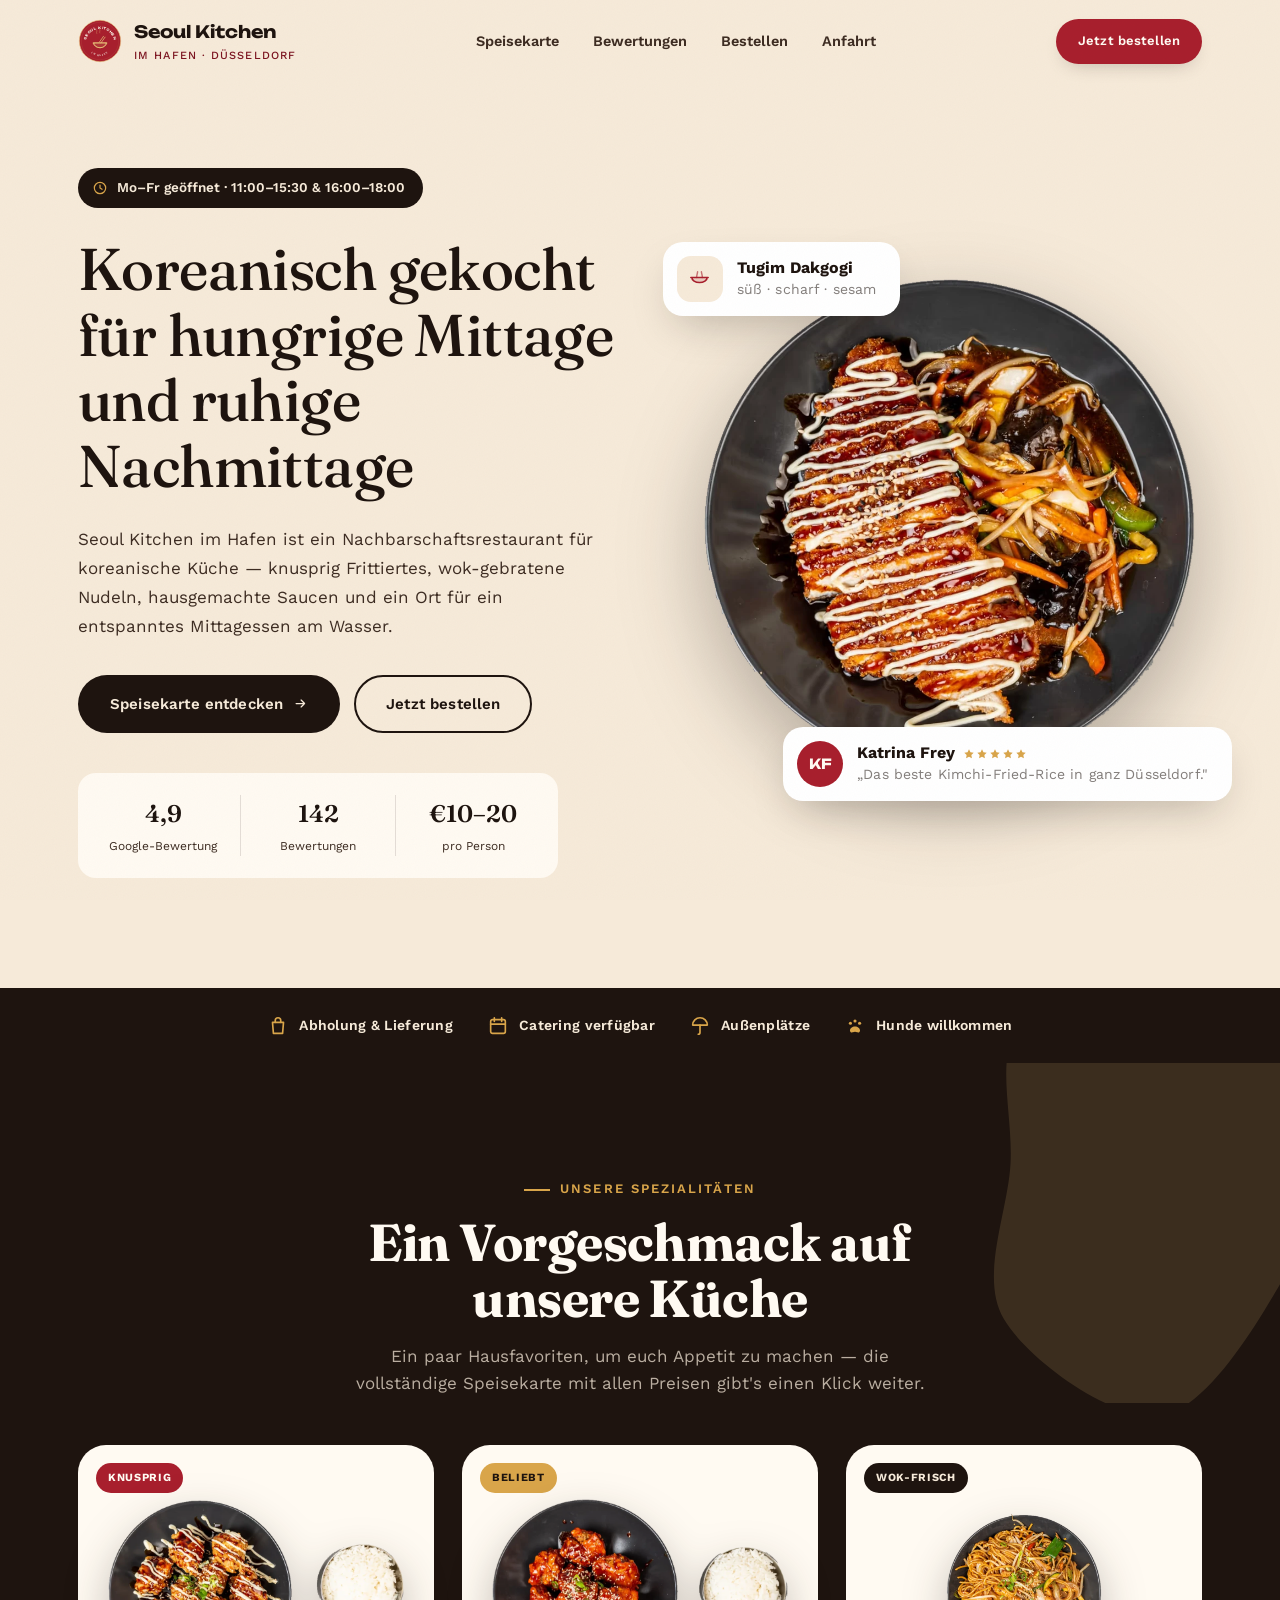
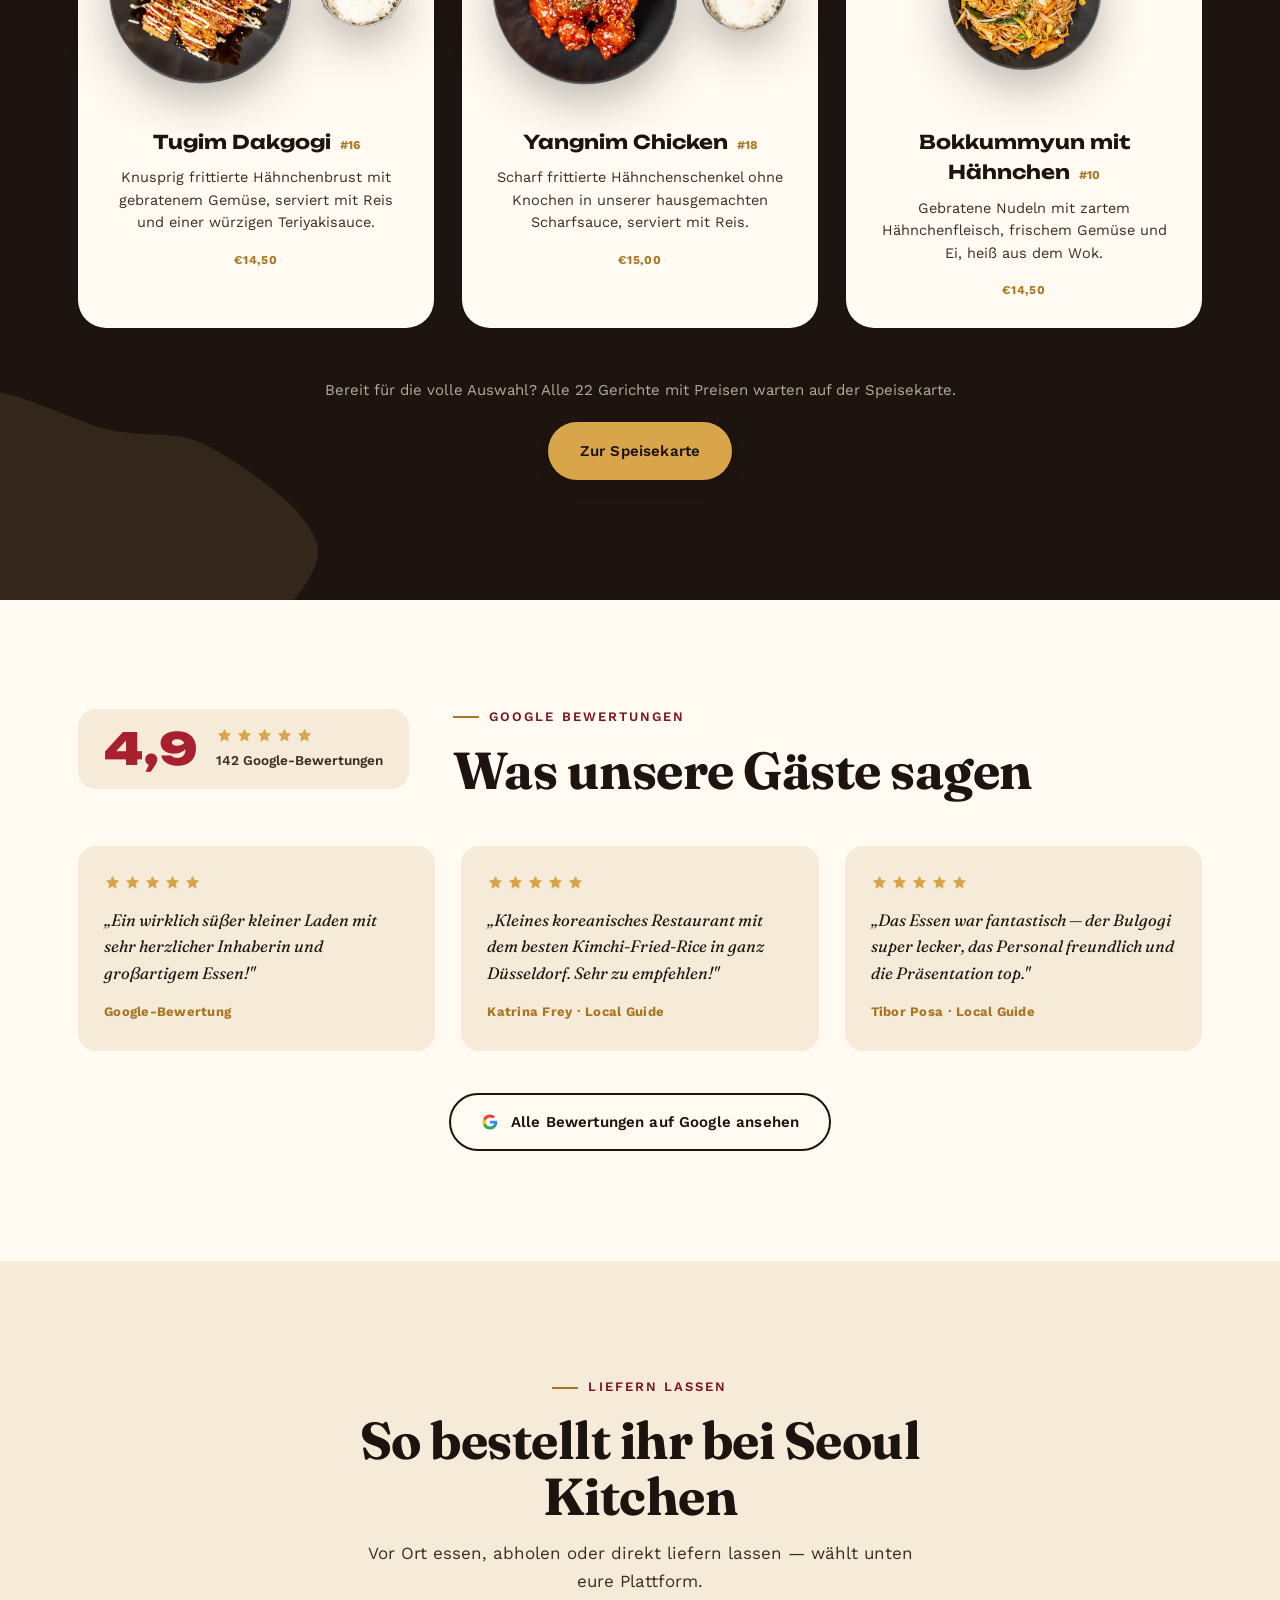
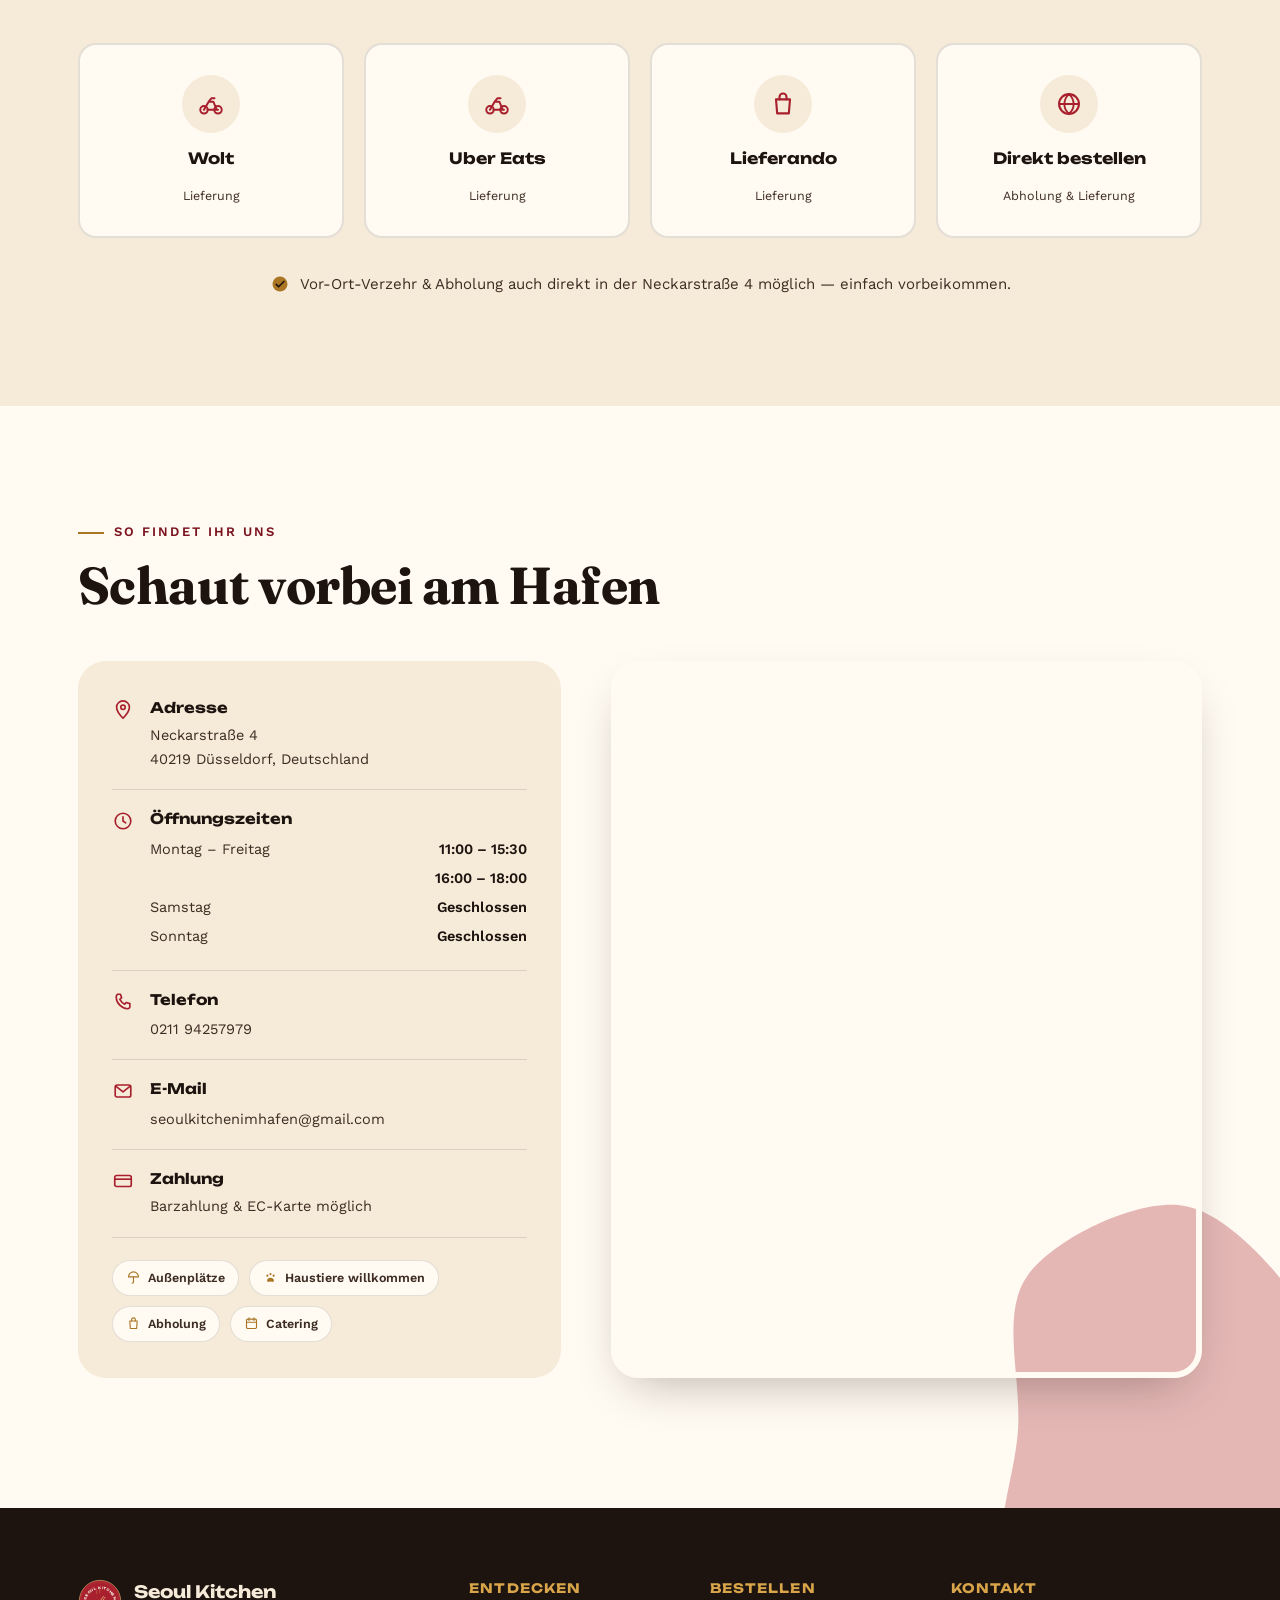
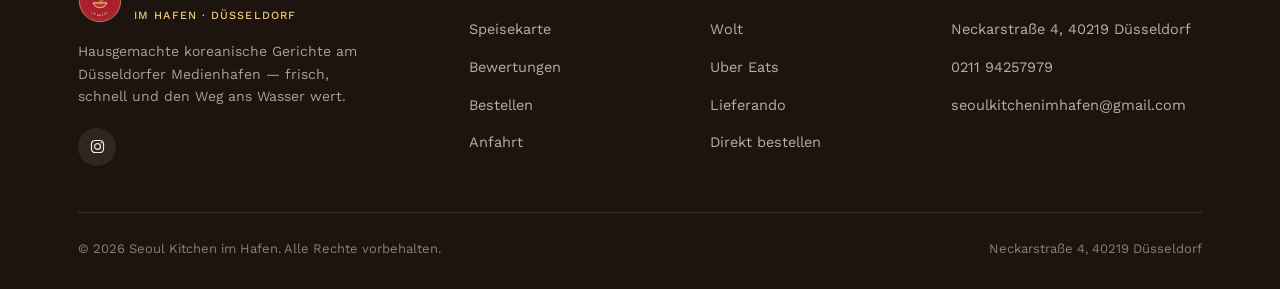
<file: index.html>
<!doctype html>
<html lang="de">
<head>
<meta charset="UTF-8">
<meta name="viewport" content="width=device-width, initial-scale=1.0">
<title>Seoul Kitchen im Hafen — Koreanische Küche im Düsseldorfer Medienhafen</title>
<meta name="description" content="Seoul Kitchen im Hafen — hausgemachte koreanische Gerichte, wok-gebratene Nudeln und knusprige Favoriten, direkt am Wasser im Düsseldorfer Medienhafen. Jetzt Lieferung bestellen oder vorbeikommen in die Neckarstraße 4.">

<link rel="preconnect" href="https://fonts.googleapis.com">
<link rel="preconnect" href="https://fonts.gstatic.com" crossorigin>
<link href="https://fonts.googleapis.com/css2?family=Unbounded:wght@500;700;900&family=Fraunces:opsz,wght@9..144,500;9..144,600;9..144,700&family=Work+Sans:wght@400;500;600;700&display=swap" rel="stylesheet">
<link rel="stylesheet" href="styles.css">

<link rel="icon" href="data:image/svg+xml,%3Csvg xmlns='http://www.w3.org/2000/svg' viewBox='0 0 400 400'%3E%3Ccircle cx='200' cy='200' r='190' fill='%23a81f2d'/%3E%3Cpath d='M-58 4A58 42 0 0 0 58 4Z' fill='%23e9c67b' fill-opacity='.5' transform='translate(200 220)'/%3E%3Cpath d='M-63 4H63M-58 4A58 42 0 0 0 58 4' transform='translate(200 220)' stroke='%23e9c67b' stroke-width='9' fill='none'/%3E%3C/svg%3E">
</head>
<body>

<div class="grain-overlay"></div>

<!-- ============ SVG DEFS (icons reused across the page) ============ -->
<svg width="0" height="0" style="position:absolute" aria-hidden="true">
  <defs>
    <!-- logo badge -->
    <g id="icon-bag"><path d="M6 8h12l-1 12H7L6 8Z" stroke="currentColor" stroke-width="1.8" fill="none" stroke-linejoin="round"/><path d="M9 8V6a3 3 0 0 1 6 0v2" stroke="currentColor" stroke-width="1.8" fill="none" stroke-linecap="round"/></g>
    <g id="icon-calendar"><rect x="4" y="5" width="16" height="15" rx="2" stroke="currentColor" stroke-width="1.8" fill="none"/><path d="M4 10h16M8 3v4M16 3v4" stroke="currentColor" stroke-width="1.8" stroke-linecap="round"/></g>
    <g id="icon-umbrella"><path d="M4 11a8 8 0 0 1 16 0H4Z" stroke="currentColor" stroke-width="1.8" fill="none" stroke-linejoin="round"/><path d="M12 11v8a2 2 0 0 1-2 2" stroke="currentColor" stroke-width="1.8" fill="none" stroke-linecap="round"/></g>
    <g id="icon-paw"><circle cx="7" cy="9" r="1.7" fill="currentColor"/><circle cx="12" cy="6.5" r="1.7" fill="currentColor"/><circle cx="17" cy="9" r="1.7" fill="currentColor"/><path d="M12 12.5c3 0 5.5 2 5.5 4.3 0 1.7-1.5 2.7-3.2 2.1a5 5 0 0 0-4.6 0c-1.7.6-3.2-.4-3.2-2.1 0-2.3 2.5-4.3 5.5-4.3Z" fill="currentColor"/></g>
    <g id="icon-clock"><circle cx="12" cy="12" r="8.5" stroke="currentColor" stroke-width="1.8" fill="none"/><path d="M12 7.5V12l3 2" stroke="currentColor" stroke-width="1.8" fill="none" stroke-linecap="round"/></g>
    <g id="icon-pin"><path d="M12 21s7-7.2 7-12a7 7 0 1 0-14 0c0 4.8 7 12 7 12Z" stroke="currentColor" stroke-width="1.8" fill="none" stroke-linejoin="round"/><circle cx="12" cy="9" r="2.4" stroke="currentColor" stroke-width="1.8" fill="none"/></g>
    <g id="icon-phone"><path d="M6 3.5h3.2l1.3 4-2 1.6a13 13 0 0 0 5.4 5.4l1.6-2 4 1.3V17c0 1.4-1.1 2.5-2.5 2.4C10.5 19 4.9 13.4 4.6 7 4.5 5.6 4.6 4.5 6 3.5Z" stroke="currentColor" stroke-width="1.8" fill="none" stroke-linejoin="round"/></g>
    <g id="icon-mail"><rect x="3.5" y="5.5" width="17" height="13" rx="2" stroke="currentColor" stroke-width="1.8" fill="none"/><path d="m4.5 7 7.5 6 7.5-6" stroke="currentColor" stroke-width="1.8" fill="none" stroke-linecap="round" stroke-linejoin="round"/></g>
    <g id="icon-card"><rect x="3" y="6" width="18" height="12" rx="2" stroke="currentColor" stroke-width="1.8" fill="none"/><path d="M3 10h18" stroke="currentColor" stroke-width="1.8"/></g>
    <g id="icon-info"><circle cx="12" cy="12" r="8.5" stroke="currentColor" stroke-width="1.8" fill="none"/><path d="M12 11v5.5" stroke="currentColor" stroke-width="1.8" stroke-linecap="round"/><circle cx="12" cy="8" r="1" fill="currentColor"/></g>
    <g id="icon-bike"><circle cx="6" cy="17" r="3.2" stroke="currentColor" stroke-width="1.7" fill="none"/><circle cx="18" cy="17" r="3.2" stroke="currentColor" stroke-width="1.7" fill="none"/><path d="M6 17l4-7h4l3 7M10 10l2.5-3H15M9 17h9" stroke="currentColor" stroke-width="1.7" fill="none" stroke-linecap="round" stroke-linejoin="round"/></g>
    <g id="icon-globe"><circle cx="12" cy="12" r="8.5" stroke="currentColor" stroke-width="1.8" fill="none"/><path d="M3.5 12h17M12 3.5c2.6 2.4 4 5.3 4 8.5s-1.4 6.1-4 8.5c-2.6-2.4-4-5.3-4-8.5s1.4-6.1 4-8.5Z" stroke="currentColor" stroke-width="1.6" fill="none"/></g>
    <g id="icon-check"><circle cx="12" cy="12" r="9" fill="currentColor"/><path d="m7.5 12.5 2.8 2.8L16.7 9" stroke="var(--ink)" stroke-width="2" fill="none" stroke-linecap="round" stroke-linejoin="round"/></g>
    <g id="icon-insta"><rect x="3.5" y="3.5" width="17" height="17" rx="5" stroke="currentColor" stroke-width="1.7" fill="none"/><circle cx="12" cy="12" r="4.2" stroke="currentColor" stroke-width="1.7" fill="none"/><circle cx="17.3" cy="6.7" r="1.1" fill="currentColor"/></g>
    <g id="icon-star"><path d="M12 2.5l2.9 5.9 6.5.9-4.7 4.6 1.1 6.5L12 17.3l-5.8 3.1 1.1-6.5-4.7-4.6 6.5-.9L12 2.5Z" fill="currentColor"/></g>
    <g id="icon-bowl2"><path d="M4 11a8 5.2 0 0 0 16 0Z" fill="currentColor" fill-opacity="0.15"/><path d="M3 11h18M4 11a8 5.2 0 0 0 16 0" stroke="currentColor" stroke-width="1.7" fill="none" stroke-linecap="round"/><path d="M9 11c0-2.5 1-4.5 1-6M15 11c0-2.5-1-4.5-1-6" stroke="currentColor" stroke-width="1.5" fill="none" stroke-linecap="round" opacity="0.6"/></g>
    <g id="icon-arrow"><path d="M5 12h13.5M13 6.5 18.5 12 13 17.5" stroke="currentColor" stroke-width="2" fill="none" stroke-linecap="round" stroke-linejoin="round"/></g>
    <g id="icon-google"><path d="M21.6 12.23c0-.71-.06-1.4-.18-2.05H12v3.88h5.4a4.62 4.62 0 0 1-2 3.03v2.5h3.24c1.9-1.75 2.96-4.33 2.96-7.36Z" fill="#4285F4"/><path d="M12 22c2.7 0 4.97-.9 6.63-2.42l-3.24-2.5c-.9.6-2.05.96-3.39.96-2.6 0-4.8-1.76-5.6-4.12H3.05v2.58A10 10 0 0 0 12 22Z" fill="#34A853"/><path d="M6.4 13.92a5.99 5.99 0 0 1 0-3.84V7.5H3.05a10 10 0 0 0 0 9l3.35-2.58Z" fill="#FBBC05"/><path d="M12 5.98c1.47 0 2.79.5 3.83 1.5l2.87-2.87A9.6 9.6 0 0 0 12 2a10 10 0 0 0-8.95 5.5l3.35 2.58c.8-2.36 3-4.1 5.6-4.1Z" fill="#EA4335"/></g>

    <!-- logo badge, reused for nav / hero sticker / footer -->
    <g id="logo-badge">
      <path id="arcTop" d="M 70,220 A 130,130 0 0 1 330,220" fill="none"/>
      <path id="arcBottom" d="M 80,255 A 130,130 0 0 0 320,255" fill="none"/>
      <circle cx="200" cy="200" r="188" fill="var(--crimson, #a81f2d)"/>
      <circle cx="200" cy="200" r="188" fill="none" stroke="var(--gold,#d9a54a)" stroke-width="5"/>
      <circle cx="200" cy="200" r="170" fill="none" stroke="var(--gold,#d9a54a)" stroke-width="1.5" opacity="0.55"/>
      <text font-family="'Unbounded', sans-serif" font-weight="700" font-size="30" letter-spacing="3" fill="#f7ece0">
        <textPath href="#arcTop" startOffset="50%" text-anchor="middle">SEOUL KITCHEN</textPath>
      </text>
      <g stroke="var(--gold,#d9a54a)" stroke-width="4" fill="none" stroke-linecap="round" opacity="0.7">
        <path d="M 170,132 C 162,120 178,112 170,100" />
        <path d="M 198,127 C 190,115 206,107 198,95" />
      </g>
      <g transform="translate(200,215)" stroke="var(--gold,#d9a54a)" stroke-width="6.5" fill="none" stroke-linecap="round" stroke-linejoin="round">
        <path d="M -58,4 A 58,42 0 0 0 58,4 Z" fill="var(--gold,#d9a54a)" fill-opacity="0.14"/>
        <path d="M -63,4 L 63,4" />
        <path d="M -58,4 A 58,42 0 0 0 58,4" />
        <path d="M -5,-6 L 32,-58" />
        <path d="M 9,2 L 46,-50" />
      </g>
      <text font-family="'Fraunces', serif" font-weight="600" font-size="22" letter-spacing="6" fill="#f7ece0">
        <textPath href="#arcBottom" startOffset="50%" text-anchor="middle">IM HAFEN</textPath>
      </text>
    </g>

    <!-- organic blob shapes -->
    <path id="blob-3" d="M 186.0,115.0 C 186.6,133.6 184.5,152.5 172.7,172.7 C 160.9,192.9 137.1,233.2 115.0,236.1 C 92.9,238.9 52.2,210.0 40.2,189.8 C 28.3,169.6 42.2,138.7 43.4,115.0 C 44.6,91.3 35.7,64.0 47.6,47.6 C 59.5,31.2 94.8,14.2 115.0,16.5 C 135.2,18.7 157.0,44.7 168.9,61.1 C 180.7,77.6 185.4,96.4 186.0,115.0 Z"/>
    <path id="blob-27" d="M 228.8,115.0 C 229.8,134.6 195.5,164.2 176.5,176.5 C 157.5,188.7 135.6,188.4 115.0,188.5 C 94.4,188.6 74.7,189.2 53.0,177.0 C 31.3,164.7 -11.3,139.5 -15.2,115.0 C -19.0,90.5 8.3,40.9 30.0,30.0 C 51.6,19.0 91.5,44.4 115.0,49.3 C 138.5,54.2 151.8,48.2 170.8,59.2 C 189.8,70.1 227.9,95.4 228.8,115.0 Z"/>
    <path id="blob-7" d="M 223.8,115.0 C 224.4,144.5 223.5,185.5 205.4,205.4 C 187.2,225.3 139.6,239.8 115.0,234.3 C 90.4,228.8 72.2,192.0 57.9,172.1 C 43.6,152.2 34.3,139.4 29.0,115.0 C 23.6,90.6 11.5,36.7 25.8,25.8 C 40.1,14.9 85.7,49.2 115.0,49.6 C 144.3,50.1 183.5,17.5 201.6,28.4 C 219.7,39.3 223.1,85.5 223.8,115.0 Z"/>
  </defs>
</svg>

<!-- ============ NAV ============ -->
<header class="nav">
  <div class="container">
    <a href="#top" class="brand">
      <svg viewBox="0 0 400 400" style="--crimson:#a81f2d; --gold:#e9c67b;"><use href="#logo-badge"/></svg>
      <span>Seoul Kitchen<span class="brand-sub">im Hafen · Düsseldorf</span></span>
    </a>
    <nav class="nav-links">
      <a href="menu.html">Speisekarte</a>
      <a href="#bewertungen">Bewertungen</a>
      <a href="#order">Bestellen</a>
      <a href="#visit">Anfahrt</a>
    </nav>
    <div class="nav-actions">
      <a href="#order" class="btn btn-primary btn-sm">Jetzt bestellen</a>
      <button class="nav-toggle" aria-label="Menü öffnen"><span></span></button>
    </div>
  </div>
</header>

<main id="top">

  <!-- ============ HERO ============ -->
  <section class="hero">
    <div class="container hero-grid">
      <div class="hero-copy" data-reveal>
        <span class="hero-pill"><svg viewBox="0 0 24 24"><use href="#icon-clock"/></svg>Mo–Fr geöffnet · 11:00–15:30 &amp; 16:00–18:00</span>
        <h1 class="hero-heading">Koreanisch gekocht<br>für hungrige Mittage<br>und ruhige Nachmittage</h1>
        <p class="hero-desc">Seoul Kitchen im Hafen ist ein Nachbarschaftsrestaurant für koreanische Küche — knusprig Frittiertes, wok-gebratene Nudeln, hausgemachte Saucen und ein Ort für ein entspanntes Mittagessen am Wasser.</p>
        <div class="hero-ctas">
          <a href="menu.html" class="btn btn-ink">Speisekarte entdecken <svg viewBox="0 0 24 24"><use href="#icon-arrow"/></svg></a>
          <a href="#order" class="btn btn-outline">Jetzt bestellen</a>
        </div>
        <div class="hero-stats">
          <div class="hero-stat"><span class="hero-stat-num">4,9</span><span class="hero-stat-label">Google-Bewertung</span></div>
          <div class="hero-stat"><span class="hero-stat-num">142</span><span class="hero-stat-label">Bewertungen</span></div>
          <div class="hero-stat"><span class="hero-stat-num">€10–20</span><span class="hero-stat-label">pro Person</span></div>
        </div>
      </div>

      <div class="hero-visual" data-reveal>
        <div class="hero-chip hero-chip-top">
          <div class="hero-chip-icon"><svg viewBox="0 0 24 24"><use href="#icon-bowl2"/></svg></div>
          <div class="hero-chip-body">
            <h5>Tugim Dakgogi</h5>
            <span class="hero-chip-sub">süß · scharf · sesam</span>
          </div>
        </div>

        <div class="hero-photo-frame">
          <img class="hero-plate-img" src="assets/hero-plate-cutout.webp" alt="Knuspriges Schnitzel mit Gemüse-Stir-Fry, frisch zubereitet bei Seoul Kitchen im Hafen">
        </div>

        <div class="hero-chip hero-chip-bottom">
          <div class="hero-chip-avatar">KF</div>
          <div class="hero-chip-body">
            <h5>Katrina Frey <span class="hero-chip-stars" aria-hidden="true"><svg viewBox="0 0 24 24"><use href="#icon-star"/></svg><svg viewBox="0 0 24 24"><use href="#icon-star"/></svg><svg viewBox="0 0 24 24"><use href="#icon-star"/></svg><svg viewBox="0 0 24 24"><use href="#icon-star"/></svg><svg viewBox="0 0 24 24"><use href="#icon-star"/></svg></span></h5>
            <span class="hero-chip-sub">„Das beste Kimchi-Fried-Rice in ganz Düsseldorf."</span>
          </div>
        </div>
      </div>
    </div>
  </section>

  <!-- ============ FEATURE STRIP ============ -->
  <section class="feature-strip" data-reveal>
    <div class="container">
      <ul>
        <li><svg viewBox="0 0 24 24"><use href="#icon-bag"/></svg>Abholung &amp; Lieferung</li>
        <li><svg viewBox="0 0 24 24"><use href="#icon-calendar"/></svg>Catering verfügbar</li>
        <li><svg viewBox="0 0 24 24"><use href="#icon-umbrella"/></svg>Außenplätze</li>
        <li><svg viewBox="0 0 24 24"><use href="#icon-paw"/></svg>Hunde willkommen</li>
      </ul>
    </div>
  </section>

  <!-- ============ MENU HIGHLIGHTS ============ -->
  <section class="menu" id="menu">
    <svg class="blob blob-d" viewBox="0 0 230 230"><use href="#blob-3" fill="#e9c67b"/></svg>
    <svg class="blob blob-e" viewBox="0 0 230 230"><use href="#blob-27" fill="#e9c67b"/></svg>
    <div class="container">
      <div class="section-head centered" data-reveal>
        <div class="eyebrow" style="justify-content:center;">Unsere Spezialitäten</div>
        <h2>Ein Vorgeschmack auf unsere Küche</h2>
        <p style="margin-left:auto; margin-right:auto;">Ein paar Hausfavoriten, um euch Appetit zu machen — die vollständige Speisekarte mit allen Preisen gibt's einen Klick weiter.</p>
      </div>

      <div class="menu-grid" data-reveal>
        <article class="menu-card">
          <span class="tag">Knusprig</span>
          <div class="plate-wrap"><img src="assets/chicken-sauce-cutout.webp" alt="Tugim Dakgogi – knusprig frittierte Hähnchenbrust mit gebratenem Gemüse und Teriyakisauce"></div>
          <h3>Tugim Dakgogi <span class="menu-card-num">#16</span></h3>
          <p>Knusprig frittierte Hähnchenbrust mit gebratenem Gemüse, serviert mit Reis und einer würzigen Teriyakisauce.</p>
          <span class="price-note">€14,50</span>
        </article>

        <article class="menu-card">
          <span class="tag">Beliebt</span>
          <div class="plate-wrap"><img src="assets/chicken-cutout.webp" alt="Yangnim Chicken – scharf frittierte Hähnchenschenkel ohne Knochen mit Scharfsauce"></div>
          <h3>Yangnim Chicken <span class="menu-card-num">#18</span></h3>
          <p>Scharf frittierte Hähnchenschenkel ohne Knochen in unserer hausgemachten Scharfsauce, serviert mit Reis.</p>
          <span class="price-note">€15,00</span>
        </article>

        <article class="menu-card">
          <span class="tag">Wok-Frisch</span>
          <div class="plate-wrap"><img class="plate-img-sm" src="assets/noodles-cutout.webp" alt="Bokkummyun mit Hähnchenfleisch – gebratene Nudeln mit Hähnchen, Gemüse und Ei"></div>
          <h3>Bokkummyun mit Hähnchen <span class="menu-card-num">#10</span></h3>
          <p>Gebratene Nudeln mit zartem Hähnchenfleisch, frischem Gemüse und Ei, heiß aus dem Wok.</p>
          <span class="price-note">€14,50</span>
        </article>
      </div>

      <div class="menu-foot" data-reveal>
        <p>Bereit für die volle Auswahl? Alle 22 Gerichte mit Preisen warten auf der Speisekarte.</p>
        <a href="menu.html" class="btn btn-gold">Zur Speisekarte</a>
      </div>
    </div>
  </section>

  <!-- ============ GOOGLE BEWERTUNGEN ============ -->
  <section class="reviews" id="bewertungen">
    <div class="container">
      <div class="reviews-head" data-reveal>
        <div class="reviews-score">
          <span class="reviews-number">4,9</span>
          <div class="reviews-score-meta">
            <div class="reviews-stars" aria-hidden="true">
              <svg viewBox="0 0 24 24"><use href="#icon-star"/></svg><svg viewBox="0 0 24 24"><use href="#icon-star"/></svg><svg viewBox="0 0 24 24"><use href="#icon-star"/></svg><svg viewBox="0 0 24 24"><use href="#icon-star"/></svg><svg viewBox="0 0 24 24"><use href="#icon-star"/></svg>
            </div>
            <span>142 Google-Bewertungen</span>
          </div>
        </div>
        <div class="section-head" style="margin-bottom:0;">
          <div class="eyebrow">Google Bewertungen</div>
          <h2>Was unsere Gäste sagen</h2>
        </div>
      </div>

      <div class="reviews-grid" data-reveal>
        <article class="review-card">
          <div class="reviews-stars" aria-hidden="true">
            <svg viewBox="0 0 24 24"><use href="#icon-star"/></svg><svg viewBox="0 0 24 24"><use href="#icon-star"/></svg><svg viewBox="0 0 24 24"><use href="#icon-star"/></svg><svg viewBox="0 0 24 24"><use href="#icon-star"/></svg><svg viewBox="0 0 24 24"><use href="#icon-star"/></svg>
          </div>
          <p>„Ein wirklich süßer kleiner Laden mit sehr herzlicher Inhaberin und großartigem Essen!"</p>
          <span class="review-author">Google-Bewertung</span>
        </article>

        <article class="review-card">
          <div class="reviews-stars" aria-hidden="true">
            <svg viewBox="0 0 24 24"><use href="#icon-star"/></svg><svg viewBox="0 0 24 24"><use href="#icon-star"/></svg><svg viewBox="0 0 24 24"><use href="#icon-star"/></svg><svg viewBox="0 0 24 24"><use href="#icon-star"/></svg><svg viewBox="0 0 24 24"><use href="#icon-star"/></svg>
          </div>
          <p>„Kleines koreanisches Restaurant mit dem besten Kimchi-Fried-Rice in ganz Düsseldorf. Sehr zu empfehlen!"</p>
          <span class="review-author">Katrina Frey · Local Guide</span>
        </article>

        <article class="review-card">
          <div class="reviews-stars" aria-hidden="true">
            <svg viewBox="0 0 24 24"><use href="#icon-star"/></svg><svg viewBox="0 0 24 24"><use href="#icon-star"/></svg><svg viewBox="0 0 24 24"><use href="#icon-star"/></svg><svg viewBox="0 0 24 24"><use href="#icon-star"/></svg><svg viewBox="0 0 24 24"><use href="#icon-star"/></svg>
          </div>
          <p>„Das Essen war fantastisch — der Bulgogi super lecker, das Personal freundlich und die Präsentation top."</p>
          <span class="review-author">Tibor Posa · Local Guide</span>
        </article>
      </div>

      <div class="reviews-foot" data-reveal>
        <a href="https://www.google.com/maps/search/?api=1&query=Seoul+Kitchen+im+Hafen+Neckarstra%C3%9Fe+4+D%C3%BCsseldorf" target="_blank" rel="noopener" class="btn btn-outline">
          <svg viewBox="0 0 24 24" style="width:18px;height:18px;"><use href="#icon-google"/></svg>
          Alle Bewertungen auf Google ansehen
        </a>
      </div>
    </div>
  </section>

  <!-- ============ ORDER ============ -->
  <section class="order" id="order">
    <div class="container">
      <div class="section-head centered" data-reveal>
        <div class="eyebrow" style="justify-content:center;">Liefern lassen</div>
        <h2>So bestellt ihr bei Seoul Kitchen</h2>
        <p style="margin-left:auto; margin-right:auto;">Vor Ort essen, abholen oder direkt liefern lassen — wählt unten eure Plattform.</p>
      </div>

      <div class="order-grid" data-reveal>
        <a class="order-card" href="https://wolt.com/en/deu/dusseldorf/restaurant/seoul-kitchen-neckarstrasse?srsltid=AfmBOooCRmc80H0mNJdryHwr1PW15DmDsGkSPhAyktWx3p9UtdB1E4yQ" target="_blank" rel="noopener">
          <div class="icon-wrap"><svg viewBox="0 0 24 24"><use href="#icon-bike"/></svg></div>
          <h4>Wolt</h4>
          <span>Lieferung</span>
        </a>
        <a class="order-card" href="https://www.ubereats.com/de-en/store/seoul-kitchen-im-medienhafen/Em-YU3mrXCmFtOS9ZdHRyA?srsltid=AfmBOooQ-R_CGeqImIwzBNKBwVt7LoH9Y2u2TPbvu3luBzCDB6OTpp7V" target="_blank" rel="noopener">
          <div class="icon-wrap"><svg viewBox="0 0 24 24"><use href="#icon-bike"/></svg></div>
          <h4>Uber Eats</h4>
          <span>Lieferung</span>
        </a>
        <a class="order-card" href="https://www.seoulkitchenimhafendusseldorf.de/" target="_blank" rel="noopener">
          <div class="icon-wrap"><svg viewBox="0 0 24 24"><use href="#icon-bag"/></svg></div>
          <h4>Lieferando</h4>
          <span>Lieferung</span>
        </a>
        <a class="order-card" href="https://seoul-kitchen-im-hafen-dusseldorf.order.app.hd.digital/menus" target="_blank" rel="noopener">
          <div class="icon-wrap"><svg viewBox="0 0 24 24"><use href="#icon-globe"/></svg></div>
          <h4>Direkt bestellen</h4>
          <span>Abholung &amp; Lieferung</span>
        </a>
      </div>

      <p class="order-note"><svg viewBox="0 0 24 24"><use href="#icon-check"/></svg>Vor-Ort-Verzehr &amp; Abholung auch direkt in der Neckarstraße 4 möglich — einfach vorbeikommen.</p>
    </div>
  </section>

  <!-- ============ VISIT ============ -->
  <section class="visit" id="visit">
    <svg class="blob blob-f" viewBox="0 0 230 230"><use href="#blob-3" fill="#a81f2d"/></svg>
    <div class="container">
      <div class="section-head" data-reveal>
        <div class="eyebrow">So findet ihr uns</div>
        <h2>Schaut vorbei am Hafen</h2>
      </div>

      <div class="visit-grid">
        <div class="visit-card" data-reveal>
          <div class="visit-row">
            <svg viewBox="0 0 24 24"><use href="#icon-pin"/></svg>
            <div><h4>Adresse</h4><p>Neckarstraße 4<br>40219 Düsseldorf, Deutschland</p></div>
          </div>
          <div class="visit-row">
            <svg viewBox="0 0 24 24"><use href="#icon-clock"/></svg>
            <div style="flex:1;">
              <h4>Öffnungszeiten</h4>
              <table class="hours-table">
                <tr><td>Montag – Freitag</td><td>11:00 – 15:30</td></tr>
                <tr><td>&nbsp;</td><td>16:00 – 18:00</td></tr>
                <tr><td>Samstag</td><td>Geschlossen</td></tr>
                <tr><td>Sonntag</td><td>Geschlossen</td></tr>
              </table>
            </div>
          </div>
          <div class="visit-row">
            <svg viewBox="0 0 24 24"><use href="#icon-phone"/></svg>
            <div><h4>Telefon</h4><a href="tel:+492119425797">0211 94257979</a></div>
          </div>
          <div class="visit-row">
            <svg viewBox="0 0 24 24"><use href="#icon-mail"/></svg>
            <div><h4>E-Mail</h4><a href="mailto:seoulkitchenimhafen@gmail.com">seoulkitchenimhafen@gmail.com</a></div>
          </div>
          <div class="visit-row">
            <svg viewBox="0 0 24 24"><use href="#icon-card"/></svg>
            <div><h4>Zahlung</h4><p>Barzahlung &amp; EC-Karte möglich</p></div>
          </div>

          <div class="badge-row">
            <span class="mini-badge"><svg viewBox="0 0 24 24"><use href="#icon-umbrella"/></svg>Außenplätze</span>
            <span class="mini-badge"><svg viewBox="0 0 24 24"><use href="#icon-paw"/></svg>Haustiere willkommen</span>
            <span class="mini-badge"><svg viewBox="0 0 24 24"><use href="#icon-bag"/></svg>Abholung</span>
            <span class="mini-badge"><svg viewBox="0 0 24 24"><use href="#icon-calendar"/></svg>Catering</span>
          </div>
        </div>

        <div class="map-wrap" data-reveal>
          <iframe
            src="https://www.google.com/maps?q=Neckarstra%C3%9Fe+4,+40219+D%C3%BCsseldorf,+Germany&output=embed"
            loading="lazy"
            referrerpolicy="no-referrer-when-downgrade"
            title="Standortkarte von Seoul Kitchen im Hafen">
          </iframe>
        </div>
      </div>
    </div>
  </section>

</main>

<!-- ============ FOOTER ============ -->
<footer class="site-footer">
  <div class="container">
    <div class="footer-grid">
      <div class="footer-brand">
        <a href="#top" class="brand">
          <svg viewBox="0 0 400 400" style="--crimson:#a81f2d; --gold:#e9c67b;"><use href="#logo-badge"/></svg>
          <span>Seoul Kitchen<span class="brand-sub" style="color:#e9c67b;">im Hafen · Düsseldorf</span></span>
        </a>
        <p>Hausgemachte koreanische Gerichte am Düsseldorfer Medienhafen — frisch, schnell und den Weg ans Wasser wert.</p>
        <div class="footer-social">
          <a href="https://www.instagram.com/seoulkitchenimhafen" target="_blank" rel="noopener" aria-label="Instagram"><svg viewBox="0 0 24 24"><use href="#icon-insta"/></svg></a>
        </div>
      </div>

      <div class="footer-col">
        <h5>Entdecken</h5>
        <ul>
          <li><a href="menu.html">Speisekarte</a></li>
          <li><a href="#bewertungen">Bewertungen</a></li>
          <li><a href="#order">Bestellen</a></li>
          <li><a href="#visit">Anfahrt</a></li>
        </ul>
      </div>

      <div class="footer-col">
        <h5>Bestellen</h5>
        <ul>
          <li><a href="https://wolt.com/en/deu/dusseldorf/restaurant/seoul-kitchen-neckarstrasse?srsltid=AfmBOooCRmc80H0mNJdryHwr1PW15DmDsGkSPhAyktWx3p9UtdB1E4yQ" target="_blank" rel="noopener">Wolt</a></li>
          <li><a href="https://www.ubereats.com/de-en/store/seoul-kitchen-im-medienhafen/Em-YU3mrXCmFtOS9ZdHRyA?srsltid=AfmBOooQ-R_CGeqImIwzBNKBwVt7LoH9Y2u2TPbvu3luBzCDB6OTpp7V" target="_blank" rel="noopener">Uber Eats</a></li>
          <li><a href="https://www.seoulkitchenimhafendusseldorf.de/" target="_blank" rel="noopener">Lieferando</a></li>
          <li><a href="https://seoul-kitchen-im-hafen-dusseldorf.order.app.hd.digital/menus" target="_blank" rel="noopener">Direkt bestellen</a></li>
        </ul>
      </div>

      <div class="footer-col">
        <h5>Kontakt</h5>
        <ul>
          <li><span>Neckarstraße 4, 40219 Düsseldorf</span></li>
          <li><a href="tel:+492119425797">0211 94257979</a></li>
          <li><a href="mailto:seoulkitchenimhafen@gmail.com">seoulkitchenimhafen@gmail.com</a></li>
        </ul>
      </div>
    </div>

    <div class="footer-bottom">
      <span>© 2026 Seoul Kitchen im Hafen. Alle Rechte vorbehalten.</span>
      <span>Neckarstraße 4, 40219 Düsseldorf</span>
    </div>
  </div>
</footer>

<script src="script.js"></script>
</body>
</html>
</file>
<file: styles.css>
/* ============================================================
   Seoul Kitchen im Hafen — stylesheet
   ============================================================ */

:root{
  --ink:        #1e140f;
  --ink-soft:   #3d2c22;
  --crimson:    #a81f2d;
  --crimson-dk: #7c1420;
  --crimson-lt: #c8394a;
  --gold:       #d9a54a;
  --gold-dp:    #a97624;
  --cream:      #f6ead9;
  --paper:      #fffaf2;
  --line:       rgba(30,20,15,0.12);

  --font-display: 'Unbounded', sans-serif;
  --font-serif:   'Fraunces', serif;
  --font-body:    'Work Sans', sans-serif;

  --container: 1180px;
  --radius-lg: 28px;
  --radius-md: 18px;
  --radius-sm: 12px;

  --shadow-soft: 0 20px 50px -20px rgba(30,20,15,0.35);
  --shadow-tight: 0 8px 20px -10px rgba(30,20,15,0.3);
}

*, *::before, *::after{ box-sizing: border-box; }
html{ scroll-behavior: smooth; scroll-padding-top: 90px; }
body{
  margin: 0;
  background: var(--cream);
  color: var(--ink);
  font-family: var(--font-body);
  font-size: 16px;
  line-height: 1.6;
  -webkit-font-smoothing: antialiased;
  overflow-x: hidden;
}
img{ max-width: 100%; display: block; }
a{ color: inherit; text-decoration: none; }
ul{ list-style: none; margin: 0; padding: 0; }
h1,h2,h3,h4,h5{ margin: 0; font-weight: 700; }
p{ margin: 0; }
section{ position: relative; }
.container{
  width: 100%;
  max-width: var(--container);
  margin: 0 auto;
  padding: 0 28px;
}

.eyebrow{
  display: inline-flex;
  align-items: center;
  gap: 10px;
  font-family: var(--font-body);
  font-weight: 600;
  font-size: 13px;
  letter-spacing: 0.16em;
  text-transform: uppercase;
  color: var(--crimson-dk);
}
.eyebrow::before{
  content: "";
  width: 26px; height: 2px;
  background: var(--gold-dp);
  display: inline-block;
}

.section-head{
  max-width: 640px;
  margin-bottom: 48px;
}
.section-head h2{
  font-family: var(--font-serif);
  font-size: clamp(32px, 4.4vw, 52px);
  line-height: 1.08;
  color: var(--ink);
  margin-top: 14px;
  letter-spacing: -0.01em;
}
.section-head p{
  margin-top: 16px;
  font-size: 17px;
  color: var(--ink-soft);
  max-width: 52ch;
}
.section-head.centered{
  margin-left: auto;
  margin-right: auto;
  text-align: center;
}

/* ---------- Buttons ---------- */
.btn{
  display: inline-flex;
  align-items: center;
  justify-content: center;
  gap: 10px;
  padding: 15px 30px;
  border-radius: 999px;
  font-family: var(--font-body);
  font-weight: 600;
  font-size: 15px;
  letter-spacing: 0.01em;
  border: 2px solid transparent;
  cursor: pointer;
  transition: transform .25s ease, box-shadow .25s ease, background .25s ease, color .25s ease;
  white-space: nowrap;
}
.btn:hover{ transform: translateY(-2px); }
.btn-primary{
  background: var(--crimson);
  color: var(--paper);
  box-shadow: var(--shadow-tight);
}
.btn-primary:hover{ background: var(--crimson-dk); box-shadow: 0 14px 28px -10px rgba(168,31,45,0.55); }
.btn-outline{
  background: transparent;
  border-color: var(--ink);
  color: var(--ink);
}
.btn-outline:hover{ background: var(--ink); color: var(--paper); }
.btn-gold{
  background: var(--gold);
  color: var(--ink);
  box-shadow: var(--shadow-tight);
}
.btn-gold:hover{ background: var(--gold-dp); }
.btn-sm{ padding: 10px 20px; font-size: 13px; }

/* ---------- Nav ---------- */
.nav{
  position: fixed;
  top: 0; left: 0; right: 0;
  z-index: 100;
  padding: 18px 0;
  transition: background .3s ease, box-shadow .3s ease, padding .3s ease;
}
.nav.scrolled{
  background: rgba(246,234,217,0.92);
  backdrop-filter: blur(10px);
  box-shadow: 0 6px 24px -12px rgba(30,20,15,0.25);
  padding: 12px 0;
}
.nav .container{
  display: flex;
  align-items: center;
  justify-content: space-between;
  gap: 20px;
}
.brand{
  display: flex;
  align-items: center;
  gap: 12px;
  font-family: var(--font-display);
  font-weight: 700;
  font-size: 17px;
  color: var(--ink);
}
.brand svg{ width: 44px; height: 44px; flex-shrink: 0; }
.brand-sub{
  display: block;
  font-family: var(--font-body);
  font-weight: 500;
  font-size: 11px;
  letter-spacing: 0.1em;
  color: var(--crimson-dk);
  text-transform: uppercase;
  margin-top: 2px;
}
.nav-links{
  display: flex;
  align-items: center;
  gap: 34px;
}
.nav-links a{
  font-weight: 600;
  font-size: 14.5px;
  color: var(--ink-soft);
  position: relative;
  padding: 4px 0;
}
.nav-links a::after{
  content: "";
  position: absolute; left: 0; right: 100%; bottom: 0;
  height: 2px; background: var(--crimson);
  transition: right .25s ease;
}
.nav-links a:hover{ color: var(--ink); }
.nav-links a:hover::after{ right: 0; }
.nav-actions{ display: flex; align-items: center; gap: 16px; }
.nav-toggle{
  display: none;
  width: 42px; height: 42px;
  border-radius: 50%;
  border: 2px solid var(--ink);
  background: transparent;
  align-items: center; justify-content: center;
  cursor: pointer;
  flex-shrink: 0;
}
.nav-toggle span, .nav-toggle span::before, .nav-toggle span::after{
  content: "";
  display: block;
  width: 18px; height: 2px;
  background: var(--ink);
  position: relative;
  transition: transform .25s ease, opacity .25s ease;
}
.nav-toggle span::before{ position: absolute; top: -6px; }
.nav-toggle span::after{ position: absolute; top: 6px; }
.nav-toggle.open span{ background: transparent; }
.nav-toggle.open span::before{ top: 0; transform: rotate(45deg); }
.nav-toggle.open span::after{ top: 0; transform: rotate(-45deg); }

/* ---------- Mobile nav ---------- */
@media (max-width: 900px){
  .nav-links{
    position: fixed;
    inset: 0;
    top: 0;
    flex-direction: column;
    justify-content: center;
    gap: 30px;
    background: var(--ink);
    transform: translateX(100%);
    transition: transform .35s ease;
    z-index: 90;
  }
  .nav-links.open{ transform: translateX(0); }
  .nav-links a{ color: var(--cream); font-size: 22px; font-family: var(--font-display); }
  .nav-links a::after{ background: var(--gold); }
  .nav-actions .btn-primary{ display: none; }
  .nav-toggle{ display: inline-flex; z-index: 95; }
}

/* ---------- Blobs / decoration ---------- */
.blob{ position: absolute; z-index: 0; pointer-events: none; }
.grain-overlay{
  position: fixed; inset: 0; z-index: 999; pointer-events: none;
  opacity: 0.035; mix-blend-mode: multiply;
  background-image: url("data:image/svg+xml,%3Csvg xmlns='http://www.w3.org/2000/svg' width='120' height='120'%3E%3Cfilter id='n'%3E%3CfeTurbulence type='fractalNoise' baseFrequency='0.9' numOctaves='2' stitchTiles='stitch'/%3E%3C/filter%3E%3Crect width='100%25' height='100%25' filter='url(%23n)'/%3E%3C/svg%3E");
}

/* ---------- Hero ---------- */
.hero{
  padding: 168px 0 110px;
  position: relative;
}
.hero-grid{
  display: grid;
  grid-template-columns: 1.05fr 0.95fr;
  gap: 60px;
  align-items: center;
  position: relative;
  z-index: 1;
}
.hero-pill{
  display: inline-flex;
  align-items: center;
  gap: 9px;
  padding: 9px 18px 9px 14px;
  background: var(--ink);
  color: var(--cream);
  border-radius: 999px;
  font-size: 13.5px;
  font-weight: 600;
  margin-bottom: 28px;
}
.hero-pill svg{ width: 16px; height: 16px; color: var(--gold); }

.hero-heading{
  font-family: var(--font-serif);
  font-weight: 500;
  font-size: clamp(38px, 4.6vw, 60px);
  line-height: 1.12;
  letter-spacing: -0.01em;
  color: var(--ink);
}
.hero-desc{
  margin-top: 26px;
  font-size: 17px;
  line-height: 1.7;
  color: var(--ink-soft);
  max-width: 48ch;
}
.hero-ctas{
  margin-top: 34px;
  display: flex;
  flex-wrap: wrap;
  gap: 14px;
}
.btn-ink{
  background: var(--ink);
  color: var(--cream);
}
.btn-ink:hover{ background: #000; }
.btn-ink svg{ width: 15px; height: 15px; }

.hero-stats{
  margin-top: 40px;
  display: flex;
  background: var(--paper);
  border-radius: var(--radius-md);
  padding: 22px 8px;
  max-width: 480px;
}
.hero-stat{
  flex: 1;
  display: flex;
  flex-direction: column;
  gap: 4px;
  text-align: center;
  border-left: 1px solid var(--line);
}
.hero-stat:first-child{ border-left: none; }
.hero-stat-num{
  font-family: var(--font-serif);
  font-weight: 600;
  font-size: 24px;
  color: var(--ink);
}
.hero-stat-label{ font-size: 12px; color: var(--ink-soft); }

.hero-visual{
  position: relative;
}
.hero-photo-frame{
  position: relative;
  display: flex;
  align-items: center;
  justify-content: center;
  padding: 30px 0;
}
.hero-plate-img{
  width: 100%;
  max-width: 560px;
  object-fit: contain;
  filter: drop-shadow(0 30px 42px rgba(30,20,15,0.3));
}

.hero-chip{
  position: absolute;
  display: flex;
  align-items: center;
  gap: 14px;
  background: #fff;
  border-radius: 20px;
  box-shadow: 0 18px 44px -14px rgba(30,20,15,0.28);
  padding: 14px 24px 14px 14px;
  z-index: 2;
  white-space: nowrap;
}
.hero-chip-top{ top: 0; left: -34px; }
.hero-chip-bottom{ bottom: 4px; right: -30px; }

.hero-chip h5{
  font-family: var(--font-body);
  font-weight: 700;
  font-size: 16px;
  color: var(--ink);
  line-height: 1.3;
  display: flex;
  align-items: center;
  gap: 8px;
}
.hero-chip-sub{
  display: block;
  margin-top: 1px;
  font-size: 14px;
  line-height: 1.4;
  color: rgba(30,20,15,0.55);
  letter-spacing: 0.01em;
}
.hero-chip-icon{
  width: 46px; height: 46px;
  border-radius: 14px;
  background: var(--cream);
  display: flex; align-items: center; justify-content: center;
  flex-shrink: 0;
}
.hero-chip-icon svg{ width: 23px; height: 23px; color: var(--crimson); }
.hero-chip-avatar{
  width: 46px; height: 46px;
  border-radius: 50%;
  background: var(--crimson);
  color: var(--paper);
  display: flex; align-items: center; justify-content: center;
  font-family: var(--font-display);
  font-weight: 700;
  font-size: 14px;
  flex-shrink: 0;
}
.hero-chip-stars{ display: inline-flex; gap: 1px; }
.hero-chip-stars svg{ width: 12px; height: 12px; color: var(--gold); }

@media (max-width: 980px){
  .hero{ padding-top: 140px; }
  .hero-grid{ grid-template-columns: 1fr; gap: 76px; }
  .hero-pill, .hero-stats{ margin-left: auto; margin-right: auto; }
  .hero-copy{ text-align: center; }
  .hero-desc{ margin-left: auto; margin-right: auto; }
  .hero-ctas{ justify-content: center; }
  .hero-photo-frame{ max-width: 460px; margin: 0 auto; }
  .hero-chip-top{ top: -14px; left: 50%; transform: translateX(-80%); }
  .hero-chip-bottom{ bottom: -14px; right: 50%; transform: translateX(80%); }
}
@media (max-width: 560px){
  .hero-chip{ position: static; transform: none; margin: 14px auto 0; width: fit-content; white-space: normal; }
  .hero-photo-frame{ margin-bottom: 14px; padding: 0; }
}

/* ---------- Feature strip ---------- */
.feature-strip{
  background: var(--ink);
  padding: 26px 0;
}
.feature-strip ul{
  display: flex;
  flex-wrap: wrap;
  gap: 34px;
  justify-content: center;
  align-items: center;
}
.feature-strip li{
  display: flex;
  align-items: center;
  gap: 10px;
  color: var(--cream);
  font-weight: 600;
  font-size: 14px;
  letter-spacing: 0.02em;
}
.feature-strip svg{ width: 22px; height: 22px; color: var(--gold); flex-shrink: 0; }

/* ---------- About ---------- */
.about{ padding: 110px 0; position: relative; }
.about .blob-c{ top: 10%; left: -180px; width: 420px; opacity: 0.35; }
.about-grid{
  display: grid;
  grid-template-columns: 1.1fr 0.9fr;
  gap: 60px;
  align-items: start;
  position: relative;
  z-index: 1;
}
.about-copy p{
  font-size: 17px;
  color: var(--ink-soft);
  margin-bottom: 18px;
  max-width: 56ch;
}
.about-copy p:last-child{ margin-bottom: 0; }
.about-quote{
  margin-top: 30px;
  padding: 22px 24px;
  border-radius: var(--radius-md);
  background: var(--paper);
  border-left: 4px solid var(--gold);
  font-family: var(--font-serif);
  font-style: italic;
  font-size: 18px;
  color: var(--ink);
}
.about-notice{
  margin-top: 22px;
  display: inline-flex;
  align-items: flex-start;
  gap: 12px;
  padding: 16px 18px;
  background: rgba(217,165,74,0.16);
  border: 1px solid rgba(185,131,36,0.35);
  border-radius: var(--radius-sm);
  font-size: 14.5px;
  color: var(--ink-soft);
}
.about-notice svg{ width: 20px; height: 20px; color: var(--gold-dp); flex-shrink: 0; margin-top: 2px; }

.stat-cards{
  display: grid;
  gap: 18px;
}
.stat-card{
  background: var(--paper);
  border-radius: var(--radius-md);
  padding: 26px 24px;
  box-shadow: var(--shadow-tight);
  display: flex;
  align-items: center;
  gap: 18px;
}
.stat-card .icon-wrap{
  width: 54px; height: 54px;
  border-radius: 16px;
  background: var(--crimson);
  display: flex; align-items: center; justify-content: center;
  flex-shrink: 0;
}
.stat-card .icon-wrap svg{ width: 26px; height: 26px; color: var(--paper); }
.stat-card:nth-child(2) .icon-wrap{ background: var(--gold); }
.stat-card:nth-child(2) .icon-wrap svg{ color: var(--ink); }
.stat-card:nth-child(3) .icon-wrap{ background: var(--ink); }
.stat-card h4{
  font-family: var(--font-display);
  font-size: 15.5px;
  color: var(--ink);
  margin-bottom: 4px;
}
.stat-card p{ font-size: 13.5px; color: var(--ink-soft); }

@media (max-width: 900px){
  .about-grid{ grid-template-columns: 1fr; }
}

/* ---------- Menu ---------- */
.menu{
  padding: 110px 0 120px;
  background: var(--ink);
  position: relative;
  overflow: hidden;
}
.menu .blob-d{ top: -140px; right: -120px; width: 480px; opacity: 0.14; }
.menu .blob-e{ bottom: -160px; left: -100px; width: 420px; opacity: 0.1; }
.menu .eyebrow{ color: var(--gold); }
.menu .eyebrow::before{ background: var(--gold); }
.menu .section-head h2{ color: var(--paper); }
.menu .section-head p{ color: rgba(246,234,217,0.72); }

.menu-grid{
  display: grid;
  grid-template-columns: repeat(3, 1fr);
  gap: 28px;
  position: relative;
  z-index: 1;
}
.menu-card{
  background: var(--paper);
  border-radius: var(--radius-lg);
  padding: 30px 26px 28px;
  position: relative;
  display: flex;
  flex-direction: column;
  align-items: center;
  text-align: center;
  transition: transform .3s ease, box-shadow .3s ease;
}
.menu-card:hover{ transform: translateY(-8px); box-shadow: var(--shadow-soft); }
.menu-card .tag{
  position: absolute;
  top: 18px; left: 18px;
  background: var(--crimson);
  color: var(--paper);
  font-size: 11px;
  font-weight: 700;
  letter-spacing: 0.06em;
  text-transform: uppercase;
  padding: 6px 12px;
  border-radius: 999px;
}
.menu-card:nth-child(2) .tag{ background: var(--gold); color: var(--ink); }
.menu-card:nth-child(3) .tag{ background: var(--ink); color: var(--cream); }
.menu-card .plate-wrap{
  width: 100%;
  aspect-ratio: 1.3 / 1;
  display: flex; align-items: center; justify-content: center;
  margin-bottom: 6px;
}
.menu-card .plate-wrap img{
  width: 100%; height: 100%; object-fit: contain;
  filter: drop-shadow(0 18px 22px rgba(30,20,15,0.28));
  transition: transform .35s ease;
}
.menu-card:hover .plate-wrap img{ transform: scale(1.05) rotate(-1.5deg); }
.menu-card .plate-wrap img.plate-img-sm{ width: 70%; height: 70%; }
.menu-card:hover .plate-wrap img.plate-img-sm{ transform: scale(1.1) rotate(-1.5deg); }
.menu-card h3{
  font-family: var(--font-display);
  font-size: 19px;
  color: var(--ink);
  margin-top: 12px;
}
.menu-card-num{
  font-family: var(--font-body);
  font-size: 12px;
  font-weight: 700;
  color: var(--gold-dp);
  margin-left: 4px;
}
.menu-card p{
  margin-top: 10px;
  font-size: 14.5px;
  color: var(--ink-soft);
  line-height: 1.55;
}
.menu-card .price-note{
  margin-top: 16px;
  font-size: 12px;
  font-weight: 700;
  letter-spacing: 0.06em;
  text-transform: uppercase;
  color: var(--gold-dp);
}
.menu-foot{
  margin-top: 50px;
  text-align: center;
  position: relative;
  z-index: 1;
}
.menu-foot p{
  color: rgba(246,234,217,0.7);
  margin-bottom: 20px;
  font-size: 15px;
}

@media (max-width: 900px){
  .menu-grid{ grid-template-columns: 1fr; max-width: 420px; margin: 0 auto; }
}

/* ---------- Reviews ---------- */
.reviews{ padding: 100px 0 110px; background: var(--paper); }
.reviews-head{
  display: flex;
  align-items: center;
  gap: 44px;
  margin-bottom: 48px;
  flex-wrap: wrap;
}
.reviews-score{
  display: flex;
  align-items: center;
  gap: 18px;
  padding: 18px 26px;
  background: var(--cream);
  border-radius: var(--radius-md);
  flex-shrink: 0;
}
.reviews-number{
  font-family: var(--font-display);
  font-weight: 900;
  font-size: 44px;
  color: var(--crimson);
  line-height: 1;
}
.reviews-score-meta{ display: flex; flex-direction: column; gap: 6px; }
.reviews-score-meta span{ font-size: 13.5px; font-weight: 600; color: var(--ink-soft); }
.reviews-stars{ display: flex; gap: 3px; }
.reviews-stars svg{ width: 17px; height: 17px; color: var(--gold); }

.reviews-grid{
  display: grid;
  grid-template-columns: repeat(3, 1fr);
  gap: 26px;
}
.review-card{
  background: var(--cream);
  border-radius: var(--radius-md);
  padding: 28px 26px;
  display: flex;
  flex-direction: column;
  gap: 16px;
}
.review-card p{
  font-family: var(--font-serif);
  font-style: italic;
  font-size: 16.5px;
  line-height: 1.6;
  color: var(--ink);
}
.review-author{
  font-size: 13px;
  font-weight: 700;
  letter-spacing: 0.02em;
  color: var(--gold-dp);
}
.reviews-foot{ margin-top: 42px; text-align: center; }
.reviews-foot .btn svg{ margin-right: 2px; }

@media (max-width: 900px){
  .reviews-grid{ grid-template-columns: 1fr; max-width: 460px; margin: 0 auto; }
  .reviews-head{ justify-content: center; text-align: center; flex-direction: column; }
}

/* ---------- Order ---------- */
.order{ padding: 110px 0; }
.order-grid{
  display: grid;
  grid-template-columns: repeat(4, 1fr);
  gap: 20px;
}
.order-card{
  background: var(--paper);
  border: 2px solid var(--line);
  border-radius: var(--radius-md);
  padding: 30px 22px;
  display: flex;
  flex-direction: column;
  align-items: center;
  gap: 14px;
  text-align: center;
  transition: transform .25s ease, border-color .25s ease, box-shadow .25s ease;
}
.order-card:hover{
  transform: translateY(-6px);
  border-color: var(--crimson);
  box-shadow: var(--shadow-tight);
}
.order-card .icon-wrap{
  width: 58px; height: 58px;
  border-radius: 50%;
  background: var(--cream);
  display: flex; align-items: center; justify-content: center;
}
.order-card .icon-wrap svg{ width: 28px; height: 28px; color: var(--crimson); }
.order-card h4{ font-family: var(--font-display); font-size: 15.5px; }
.order-card span{ font-size: 12.5px; color: var(--ink-soft); }
.order-note{
  margin-top: 34px;
  text-align: center;
  font-size: 15px;
  color: var(--ink-soft);
  display: flex; align-items: center; justify-content: center; gap: 10px;
}
.order-note svg{ width: 20px; height: 20px; color: var(--gold-dp); }

@media (max-width: 900px){
  .order-grid{ grid-template-columns: repeat(2, 1fr); }
}
@media (max-width: 520px){
  .order-grid{ grid-template-columns: 1fr; }
}

/* ---------- Visit ---------- */
.visit{
  padding: 110px 0 130px;
  background: var(--paper);
  position: relative;
  overflow: hidden;
}
.visit .blob-f{ bottom: -180px; right: -160px; width: 520px; opacity: 0.3; }
.visit-grid{
  display: grid;
  grid-template-columns: 0.9fr 1.1fr;
  gap: 50px;
  position: relative;
  z-index: 1;
}
.visit-card{
  background: var(--cream);
  border-radius: var(--radius-lg);
  padding: 36px 34px;
}
.visit-row{
  display: flex;
  gap: 16px;
  padding: 18px 0;
  border-bottom: 1px solid var(--line);
}
.visit-row:first-child{ padding-top: 0; }
.visit-row:last-child{ border-bottom: none; padding-bottom: 0; }
.visit-row svg{ width: 22px; height: 22px; color: var(--crimson); flex-shrink: 0; margin-top: 2px; }
.visit-row h4{ font-family: var(--font-display); font-size: 14.5px; margin-bottom: 4px; }
.visit-row p, .visit-row a{ font-size: 14.5px; color: var(--ink-soft); line-height: 1.6; }
.visit-row a:hover{ color: var(--crimson); }
.hours-table{ width: 100%; border-collapse: collapse; }
.hours-table td{ padding: 3px 0; font-size: 14.5px; color: var(--ink-soft); }
.hours-table td:last-child{ text-align: right; font-weight: 600; color: var(--ink); }
.badge-row{ display: flex; flex-wrap: wrap; gap: 10px; margin-top: 22px; }
.mini-badge{
  display: inline-flex; align-items: center; gap: 7px;
  background: var(--paper);
  border: 1px solid var(--line);
  padding: 7px 13px;
  border-radius: 999px;
  font-size: 12.5px;
  font-weight: 600;
  color: var(--ink-soft);
}
.mini-badge svg{ width: 15px; height: 15px; color: var(--gold-dp); }

.map-wrap{
  border-radius: var(--radius-lg);
  overflow: hidden;
  box-shadow: var(--shadow-soft);
  min-height: 420px;
  position: relative;
  border: 6px solid var(--paper);
}
.map-wrap iframe{
  width: 100%; height: 100%; min-height: 420px;
  border: 0;
  filter: sepia(8%) saturate(92%);
}

@media (max-width: 980px){
  .visit-grid{ grid-template-columns: 1fr; }
  .map-wrap{ order: -1; }
}

/* ---------- Footer ---------- */
.site-footer{
  background: var(--ink);
  color: var(--cream);
  padding: 70px 0 30px;
}
.footer-grid{
  display: grid;
  grid-template-columns: 1.4fr 0.8fr 0.8fr 1fr;
  gap: 40px;
  padding-bottom: 46px;
  border-bottom: 1px solid rgba(246,234,217,0.14);
}
.footer-brand{ display: flex; flex-direction: column; gap: 16px; }
.footer-brand .brand{ color: var(--cream); }
.footer-brand p{ font-size: 14px; color: rgba(246,234,217,0.65); max-width: 32ch; line-height: 1.6; }
.footer-social{ display: flex; gap: 12px; margin-top: 4px; }
.footer-social a{
  width: 38px; height: 38px; border-radius: 50%;
  background: rgba(246,234,217,0.08);
  display: flex; align-items: center; justify-content: center;
  transition: background .2s ease;
}
.footer-social a:hover{ background: var(--crimson); }
.footer-social svg{ width: 17px; height: 17px; }

.footer-col h5{
  font-family: var(--font-display);
  font-size: 13px;
  letter-spacing: 0.08em;
  text-transform: uppercase;
  color: var(--gold);
  margin-bottom: 18px;
}
.footer-col ul{ display: flex; flex-direction: column; gap: 12px; }
.footer-col a, .footer-col span{
  font-size: 14.5px;
  color: rgba(246,234,217,0.72);
}
.footer-col a:hover{ color: var(--paper); }

.footer-bottom{
  padding-top: 26px;
  display: flex;
  justify-content: space-between;
  align-items: center;
  flex-wrap: wrap;
  gap: 12px;
  font-size: 13px;
  color: rgba(246,234,217,0.5);
}

@media (max-width: 900px){
  .footer-grid{ grid-template-columns: 1fr 1fr; }
}
@media (max-width: 560px){
  .footer-grid{ grid-template-columns: 1fr; }
}

/* ---------- Menu Page ---------- */
.menu-page-hero{
  padding: 150px 0 60px;
  text-align: center;
  position: relative;
}
.menu-page-hero .eyebrow{ justify-content: center; }
.menu-page-hero h1{
  font-family: var(--font-serif);
  font-weight: 600;
  font-size: clamp(38px, 5vw, 60px);
  line-height: 1.1;
  color: var(--ink);
  margin-top: 14px;
}
.menu-page-hero p{
  margin: 18px auto 0;
  max-width: 56ch;
  font-size: 17px;
  color: var(--ink-soft);
  line-height: 1.65;
}

.category-nav{
  position: sticky;
  top: 78px;
  z-index: 40;
  background: rgba(246,234,217,0.94);
  backdrop-filter: blur(10px);
  border-bottom: 1px solid var(--line);
  padding: 14px 0;
  margin-bottom: 10px;
}
.category-nav ul{
  display: flex;
  flex-wrap: wrap;
  justify-content: center;
  gap: 10px;
}
.category-nav a{
  display: inline-flex;
  align-items: center;
  gap: 6px;
  padding: 9px 18px;
  border-radius: 999px;
  background: var(--paper);
  border: 1px solid var(--line);
  font-size: 13.5px;
  font-weight: 600;
  color: var(--ink-soft);
  white-space: nowrap;
}
.category-nav a:hover{ color: var(--ink); border-color: var(--crimson); }

.dish-section{ padding: 64px 0 20px; }
.dish-section-head{
  display: flex;
  align-items: baseline;
  gap: 14px;
  margin-bottom: 30px;
  scroll-margin-top: 150px;
}
.dish-section-head h2{
  font-family: var(--font-serif);
  font-weight: 600;
  font-size: clamp(26px, 3vw, 34px);
  color: var(--ink);
}
.dish-section-head span{
  font-size: 13.5px;
  color: var(--ink-soft);
}

.dish-grid{
  display: grid;
  grid-template-columns: repeat(2, 1fr);
  gap: 18px;
}
.dish-card{
  display: flex;
  gap: 16px;
  background: var(--paper);
  border-radius: var(--radius-md);
  padding: 16px;
  align-items: flex-start;
  transition: box-shadow .25s ease, transform .25s ease;
}
.dish-card:hover{ box-shadow: var(--shadow-tight); transform: translateY(-2px); }
.dish-photo{
  width: 96px; height: 96px;
  border-radius: 12px;
  object-fit: cover;
  flex-shrink: 0;
  background: var(--cream);
}
.dish-photo-placeholder{
  width: 96px; height: 96px;
  border-radius: 12px;
  background: var(--cream);
  display: flex; align-items: center; justify-content: center;
  flex-shrink: 0;
}
.dish-photo-placeholder svg{ width: 30px; height: 30px; color: var(--gold-dp); opacity: 0.6; }
.dish-info{ flex: 1; min-width: 0; }
.dish-name-row{
  display: flex;
  justify-content: space-between;
  align-items: baseline;
  gap: 10px;
}
.dish-name{
  font-family: var(--font-serif);
  font-weight: 600;
  font-size: 16.5px;
  color: var(--ink);
  line-height: 1.3;
}
.dish-num{
  font-size: 12px;
  font-weight: 700;
  color: var(--gold-dp);
  margin-left: 5px;
}
.dish-badge{
  display: inline-block;
  font-size: 10px;
  font-weight: 700;
  letter-spacing: 0.04em;
  text-transform: uppercase;
  color: var(--paper);
  background: var(--crimson);
  padding: 3px 8px;
  border-radius: 999px;
  margin-bottom: 5px;
}
.dish-desc{
  font-size: 13.5px;
  color: var(--ink-soft);
  line-height: 1.5;
  margin-top: 3px;
}
.dish-price{
  font-family: var(--font-display);
  font-weight: 700;
  color: var(--crimson);
  font-size: 15px;
  margin-top: 10px;
}

.simple-section{ padding: 20px 0 70px; }
.simple-list{ max-width: 760px; }
.simple-row{
  display: flex;
  justify-content: space-between;
  align-items: baseline;
  gap: 16px;
  padding: 14px 4px;
  border-bottom: 1px solid var(--line);
}
.simple-row:last-child{ border-bottom: none; }
.simple-row-name{ font-weight: 600; color: var(--ink); font-size: 15px; }
.simple-row-desc{ display: block; font-size: 12.5px; color: var(--ink-soft); margin-top: 2px; font-weight: 400; }
.simple-row-price{
  font-family: var(--font-display);
  font-weight: 700;
  color: var(--crimson);
  font-size: 14.5px;
  white-space: nowrap;
  flex-shrink: 0;
}

.menu-page-foot{
  text-align: center;
  padding: 20px 0 100px;
}
.menu-page-foot p{ color: var(--ink-soft); margin-bottom: 20px; }

@media (max-width: 700px){
  .dish-grid{ grid-template-columns: 1fr; }
  .category-nav{ top: 70px; }
  .category-nav ul{ justify-content: flex-start; overflow-x: auto; flex-wrap: nowrap; padding: 0 20px; margin: 0 -20px; }
}

/* ---------- Dish modal (Speisekarte) ---------- */
.dish-card{ cursor: pointer; }
.dish-card:focus-visible{ outline: 2px solid var(--crimson); outline-offset: 3px; }

.dish-modal{
  position: fixed;
  inset: 0;
  z-index: 300;
  display: flex;
  align-items: center;
  justify-content: center;
  padding: 24px;
  background: rgba(20,13,9,0.6);
  backdrop-filter: blur(4px);
  opacity: 0;
  pointer-events: none;
  transition: opacity .25s ease;
}
.dish-modal.is-open{ opacity: 1; pointer-events: auto; }
.dish-modal-card{
  position: relative;
  width: 100%;
  max-width: 520px;
  max-height: 88vh;
  overflow-y: auto;
  background: var(--paper);
  border-radius: var(--radius-lg);
  box-shadow: var(--shadow-soft);
  transform: translateY(18px) scale(0.97);
  transition: transform .28s cubic-bezier(.2,.8,.2,1);
}
.dish-modal.is-open .dish-modal-card{ transform: translateY(0) scale(1); }
.dish-modal-close{
  position: absolute;
  top: 16px; right: 16px;
  z-index: 2;
  width: 38px; height: 38px;
  border-radius: 50%;
  border: none;
  background: rgba(255,255,255,0.92);
  color: var(--ink);
  font-size: 22px;
  line-height: 1;
  cursor: pointer;
  display: flex; align-items: center; justify-content: center;
  box-shadow: var(--shadow-tight);
}
.dish-modal-media{
  width: 100%;
  aspect-ratio: 4 / 3;
  background: var(--cream);
  border-radius: var(--radius-lg) var(--radius-lg) 0 0;
  overflow: hidden;
  position: relative;
}
.dish-modal-img{ width: 100%; height: 100%; object-fit: cover; display: block; }
.dish-modal-placeholder{
  position: absolute; inset: 0;
  display: flex; align-items: center; justify-content: center;
}
.dish-modal-placeholder svg{ width: 64px; height: 64px; color: var(--gold-dp); opacity: 0.5; }
.dish-modal-body{ padding: 26px 28px 32px; }
.dish-modal-badge{
  display: inline-block;
  font-size: 11px;
  font-weight: 700;
  letter-spacing: 0.04em;
  text-transform: uppercase;
  color: var(--paper);
  background: var(--crimson);
  padding: 4px 11px;
  border-radius: 999px;
  margin-bottom: 12px;
}
.dish-modal-title-row{ display: flex; align-items: baseline; gap: 10px; flex-wrap: wrap; }
.dish-modal-name{
  font-family: var(--font-serif);
  font-weight: 600;
  font-size: 25px;
  color: var(--ink);
  line-height: 1.25;
}
.dish-modal-num{ font-size: 13px; font-weight: 700; color: var(--gold-dp); }
.dish-modal-desc{ margin-top: 14px; font-size: 15px; line-height: 1.65; color: var(--ink-soft); }
.dish-modal-price{
  margin-top: 20px;
  font-family: var(--font-display);
  font-weight: 700;
  font-size: 21px;
  color: var(--crimson);
}

@media (max-width: 560px){
  .dish-modal{ padding: 0; align-items: flex-end; }
  .dish-modal-card{ max-width: 100%; max-height: 92vh; border-radius: var(--radius-lg) var(--radius-lg) 0 0; }
}

/* ---------- Reveal-on-scroll ---------- */
[data-reveal]{
  opacity: 0;
  transform: translateY(24px);
  transition: opacity .7s ease, transform .7s ease;
}
[data-reveal].is-visible{
  opacity: 1;
  transform: translateY(0);
}

/* ---------- Small screens general ---------- */
@media (max-width: 620px){
  .container{ padding: 0 20px; }
  .hero{ padding-top: 128px; padding-bottom: 70px; }
  .about, .menu, .order, .visit{ padding-top: 80px; padding-bottom: 80px; }
  .hero-ctas .btn{ width: 100%; }
}
</file>
